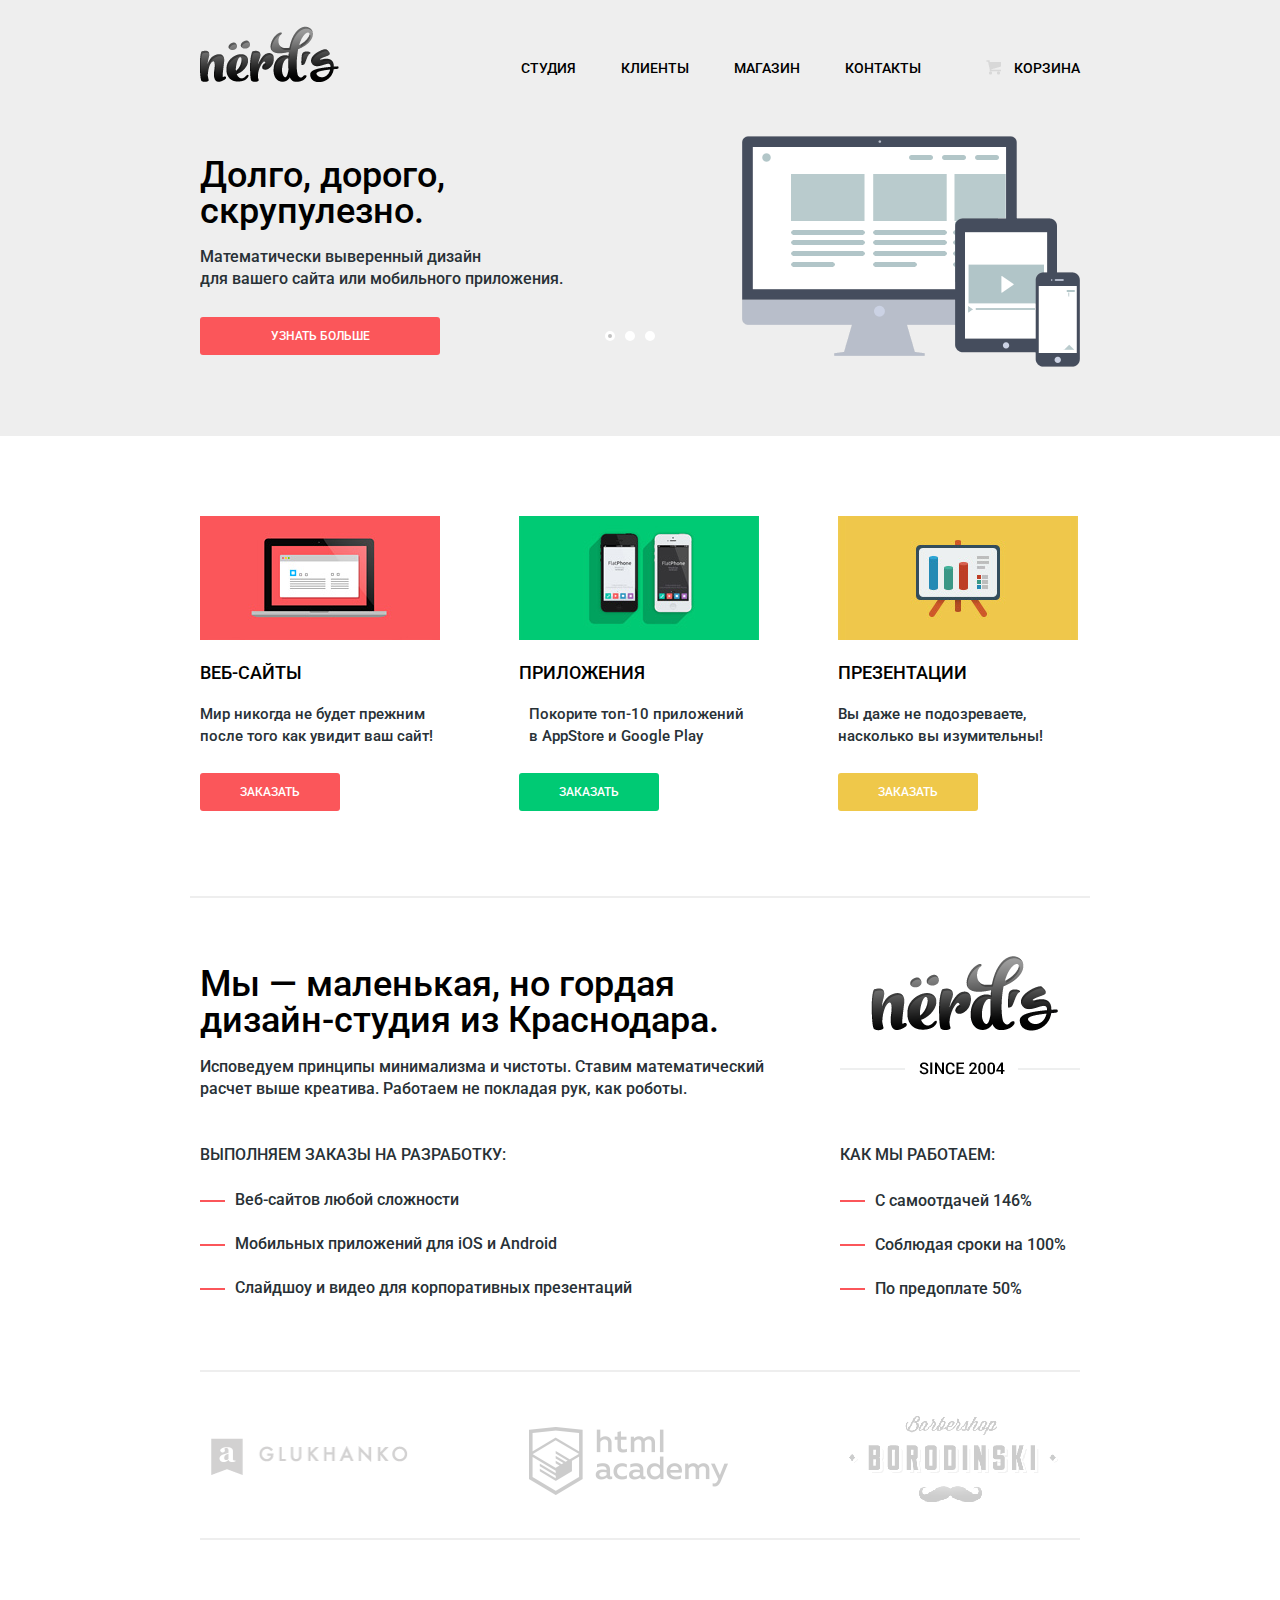
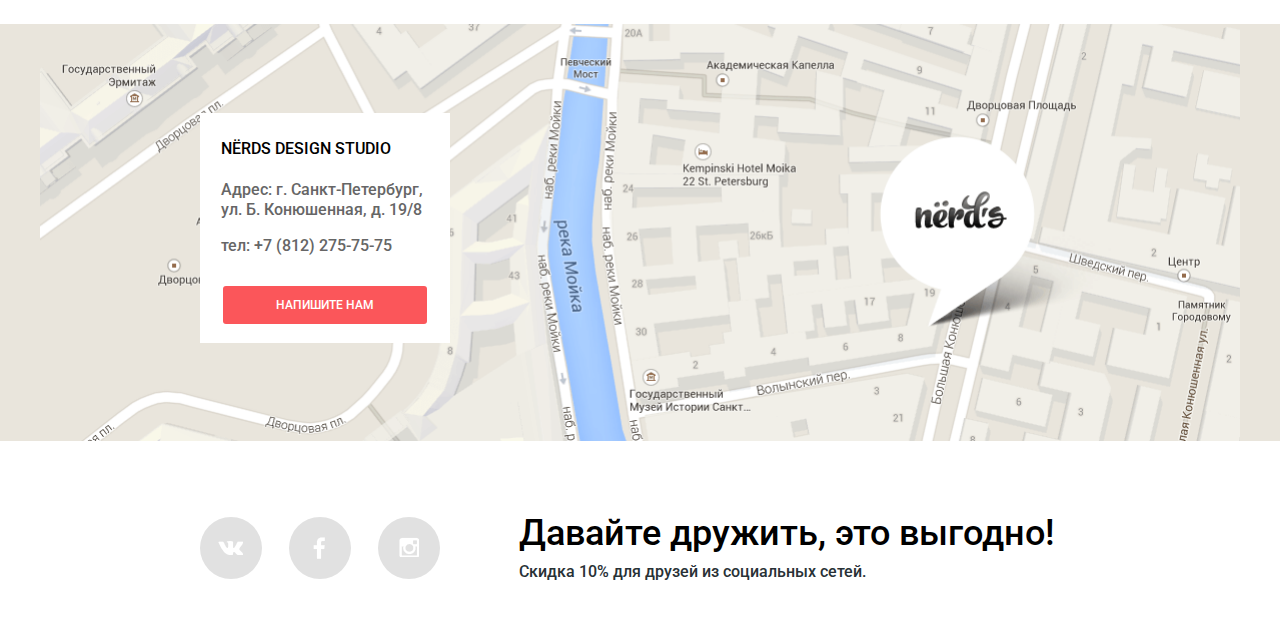
<file: index.html>
<!DOCTYPE html>
<html lang="ru">
  <head>
    <meta charset="utf-8">
    <title>Nerd's</title>
    <link href="https://fonts.googleapis.com/css?family=Roboto:500&subset=latin,cyrillic" rel="stylesheet" type="text/css">
    <link href="css/normalize.css" rel="stylesheet">
    <link href="css/style.css" rel="stylesheet">
  </head>
  <body>
    <header class="main-header">
      <div class="main-container">
        <div class="main-menu-line">
          <div class="logo">
            <img src="img/logo-header.png" alt="nerd's" width="139" height="56">
          </div>
          <nav class="main-navigation">
            <ul>
              <li>
                <a class="main-navigation-link" href="#">Студия</a>
              </li>
              <li>
                <a class="main-navigation-link" href="#">Клиенты</a>
              </li>
              <li>
                <a class="main-navigation-link" href="catalog.html">Магазин</a>
              </li>
              <li>
                <a class="main-navigation-link" href="#">Контакты</a>
              </li>
            </ul>
          </nav>
          <div class="user-block">
            <a class="cart" href="#">Корзина</a>
          </div>
        </div>
        <div class="slider">
          <div class="slide">
            <div class="slide-text">
              <p class="slide-header">Долго, дорого, скрупулезно.</p>
              <p class="slide-text-content">Математически выверенный дизайн<br>для вашего сайта или мобильного приложения.</p>
              <a class="slide-button" href="#">Узнать больше</a>
            </div>
          </div>
          <div class="slide">
            <div class="slide-text">
              <p class="slide-header-difference">Любите ли вы математику, как любим ее мы?</p>
              <p class="slide-text-content">Нашим дизайнерам мы удаляем нейроны, ответственные за креатив, чтобы дать им возможность все просчитать.</p>
              <a class="slide-button" href="#">Узнать больше</a>
            </div>
          </div>
          <div class="slide">
            <div class="slide-text">
              <p class="slide-header">Только наркотики, только хардкор!</p>
              <p class="slide-text-content">Все дизайнерские решения в нашей компании принимаются только под воздействием качественных галлюциногенов.</p>
              <a class="slide-button" href="#">Узнать больше</a>
            </div>
          </div>
          <div class="slider-control">
            <i class="active"></i>
            <i></i>
            <i></i>
          </div>
        </div>
      </div>
    </header>
    <main class="container">
      <div class="type-of-service">
        <article class="service service-web">
          <img src="img/service-1.jpg" alt="service-web" width="240" height="124">
          <h2 class="service-name">Веб-сайты</h2>
          <p>Мир никогда не будет прежним после того как увидит ваш сайт!</p>
          <a class="buy-btn" href="#">Заказать</a>
        </article>
        <article class="service service-application">
          <img src="img/service-2.jpg" alt="service-application" width="240" height="124">
          <h2 class="service-name">Приложения</h2>
          <p class="service-paragraph">Покорите топ-10 приложений в AppStore и Google Play</p>
          <a class="buy-btn" href="#">Заказать</a>
        </article>
        <article class="service service-presentation">
          <img src="img/service-3.jpg" alt="service-presentation" width="240" height="124">
          <h2 class="service-name">Презентации</h2>
          <p>Вы даже не подозреваете, насколько вы изумительны!</p>
          <a class="buy-btn" href="#">Заказать</a>
        </article>
      </div>
      <div class="about-us clearfix">
        <div class="column-left">
          <p class="about-us-header">Мы &mdash; маленькая, но гордая дизайн-студия из Краснодара.</p>
          <p class="about-us-text"> Исповедуем принципы минимализма и чистоты. Ставим математический расчет выше креатива. Работаем не покладая рук, как роботы.</p>
          <h2>Выполняем заказы на разработку:</h2>
          <ul>
            <li>Веб-сайтов любой сложности</li>
            <li>Мобильных приложений для iOS и Android</li>
            <li>Слайдшоу и видео для корпоративных презентаций</li>
          </ul>
        </div>
        <div class="column-right">
          <div class="about-us-logo">
            <img src="img/logo-since.png" alt="nerd's" width="240" height="119">
          </div>
          <h2>Как мы работаем:</h2>
          <ul>
            <li>С самоотдачей 146%</li>
            <li>Соблюдая сроки на 100%</li>
            <li>По предоплате 50%</li>
          </ul>
        </div>
      </div>
      <div class="our-partners">
        <a href="#">
          <img src="img/glukhanko-logo.png" alt="glukhanko-logo" width="197" height="37">
        </a>
        <a href="#">
          <img src="img/html-academy-logo.png" alt="html-academy-logo" width="199" height="68">
        </a>
        <a href="#">
          <img src="img/borodinsky-logo.png" alt="barbershop-borodinski" width="209" height="86">
        </a>
      </div>
    </main>
    <footer class="main-footer">
      <div class="map">
        <img src="img/map.png" alt="карта" width="1200" height="416">
        <div class="container">
          <div class="map-address">
            <p class="name">NЁRDS DESIGN STUDIO</p>
            <p>Адрес: г. Санкт-Петербург,<br>ул. Б. Конюшенная, д. 19/8</p>
            <p>тел: +7 (812) 275-75-75</p>
            <a class="btn" href="#">Напишите нам</a>
          </div>
        </div>
      </div>
      <div class="container-social">
        <div class="footer-social">
          <a class="social-btn social-btn-vk" href="#">В контакте</a>
          <a class="social-btn social-btn-fb" href="#">Фейсбук</a>
          <a class="social-btn social-btn-inst" href="#">Инстаграм</a>
        </div>
        <div class="social-slogan"> 
          <p class="slogan">Давайте дружить, это выгодно!</p>
          <p class="discount">Скидка 10% для друзей из социальных сетей.</p>
        </div>
      </div>
    </footer>
    <div class="modal-content">
      <button class="modal-content-close" type="button" title="Закрыть">Закрыть</button>
      <form class="login-form" action="https://echo.htmlacademy.ru" method="post">
        <div class="login">
          <label for="user">Ваше имя:</label>
          <input type="text" id="user" name="login" placeholder="Представьтесь,пожалуйста">
        </div>
        <div class="e-mail">
          <label for="e-mail">Ваш e-mail:</label>
          <input type="text" id="e-mail" name="e-mail" placeholder="Для отправки отчета">
        </div>
        <label>
           Текст письма:
           <textarea name="letter" rows="7">В свободной форме</textarea>
        </label>
        <button class="btn btn-send" type="submit">Отправить</button>
      </form>
    </div>
    <div class="modal-overlay"></div>
    <script src="js/script.js"></script>
  </body>
</html>
</file>
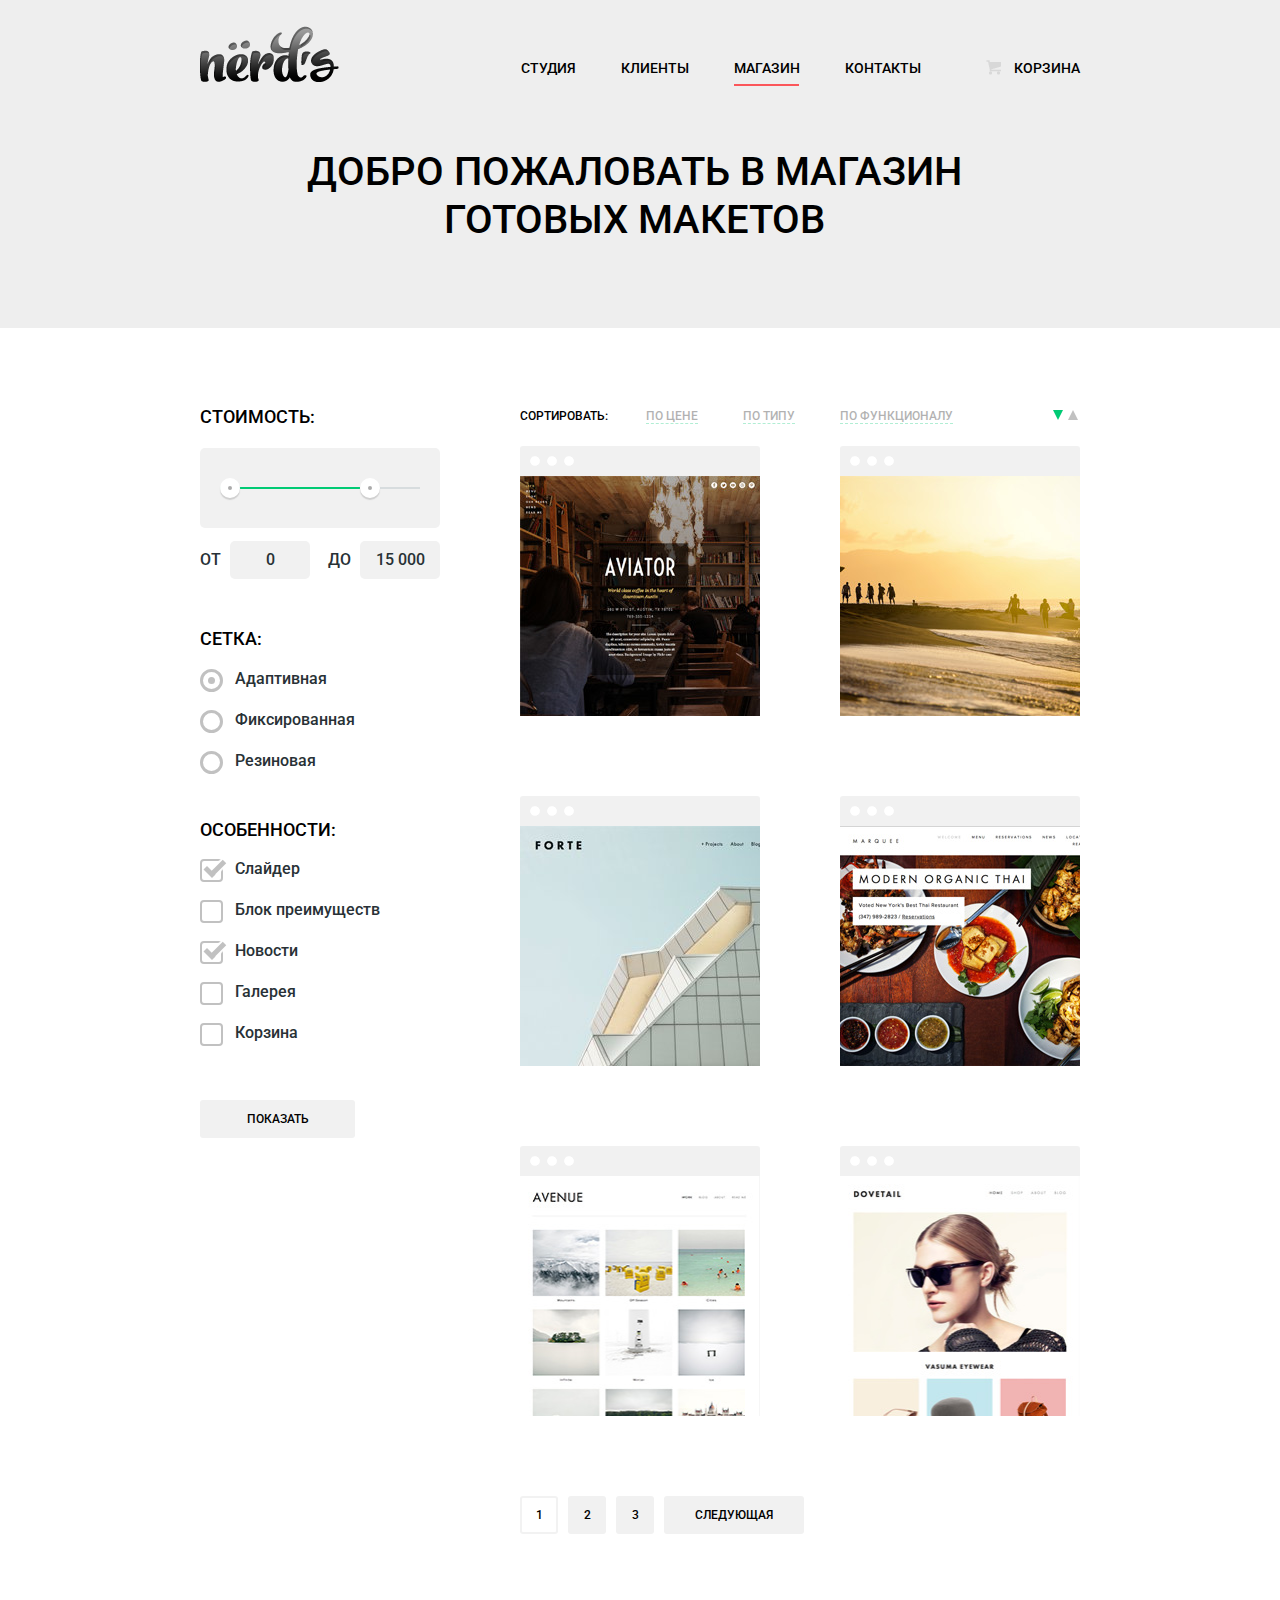
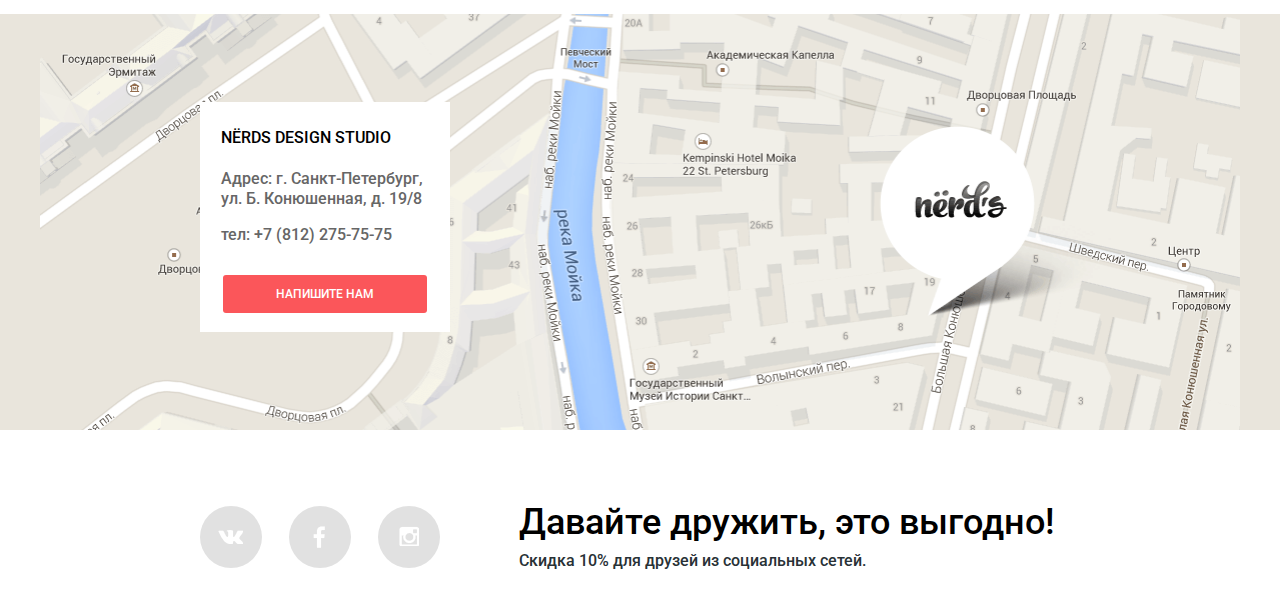
<file: catalog.html>
<!DOCTYPE html>
<html lang="ru">
  <head>
    <meta charset="utf-8">
    <title>Nerd's. Catalog</title>
    <link href="https://fonts.googleapis.com/css?family=Roboto:500&subset=latin,cyrillic" rel="stylesheet" type="text/css">
    <link href="css/normalize.css" rel="stylesheet">
    <link href="css/style.css" rel="stylesheet">
  </head>
  <body>
    <header class="main-header">
      <div class="main-container-catalog">
        <div class="main-menu-line">
          <div class="logo">
            <a href="index.html">
              <img src="img/logo-header.png" alt="nerd's" width="139" height="56">
            </a>
          </div> 
          <nav class="main-navigation">
            <ul>
              <li>
                <a class="main-navigation-link" href="#">Студия</a>
              </li>
              <li>
                <a class="main-navigation-link" href="#">Клиенты</a>
              </li>
              <li class="current">
                <span class="main-navigation-current">Магазин</span>
              </li>
              <li>
                <a class="main-navigation-link" href="#">Контакты</a>
              </li>
            </ul>
          </nav>
          <div class="user-block">
            <a class="cart" href="#">Корзина</a>
          </div>
        </div>
        <p>Добро пожаловать в магазин готовых макетов</p>
      </div>
    </header>
    <main class="container">
      <div class="catalog-content clearfix">
        <div class="left-column">
          <form>
            <fieldset class="range-filter">
              <legend>Стоимость:</legend>
                <div class="range-controls">
                  <div class="scale"><div style="width:70%;" class="bar"></div></div>
                  <div class="toggle min-toggle"></div>
                  <div class="toggle max-toggle"></div>
                </div>
                <div class="price-controls">
                  от <input class="min-price" type="text" value="0">
                  до <input class="max-price" type="text" value="15 000">
                </div>
            </fieldset>
            <fieldset class="grid">
              <legend>Сетка:</legend>
              <ul>
                <li>
                  <label class="login-radio">
                    <input type="radio" name="grid" value="1" checked>
                    <span class="radio-indikator"></span>
                    <span class="radio-name">Адаптивная</span>
                  </label>
                </li>
                <li>
                  <label class="login-radio">
                    <input type="radio" name="grid" value="2">
                    <span class="radio-indikator"></span>
                    <span class="radio-name">Фиксированная</span>
                  </label>
                </li>
                <li>
                  <label class="login-radio">
                    <input type="radio" name="grid" value="3">
                    <span class="radio-indikator"></span>
                    <span class="radio-name">Резиновая</span>
                  </label>
                </li>
              </ul>
            </fieldset>
            <fieldset class="features">
              <legend>Особенности:</legend>
              <ul>
                <li>
                  <label class="login-checkbox">
                    <input type="checkbox" checked>
                    <span class="checkbox-indikator"></span>
                    <span class="checkbox-name">Слайдер</span>
                  </label>
                </li>
                <li>
                  <label class="login-checkbox">
                    <input type="checkbox">
                    <span class="checkbox-indikator"></span>
                    <span class="checkbox-name">Блок преимуществ</span>
                  </label>
                </li>
                <li>
                  <label class="login-checkbox">
                    <input type="checkbox" checked>
                    <span class="checkbox-indikator"></span>
                    <span class="checkbox-name">Новости</span>
                  </label>
                </li>
                <li>
                  <label class="login-checkbox">
                    <input type="checkbox">
                    <span class="checkbox-indikator"></span>
                    <span class="checkbox-name">Галерея</span>
                  </label>
                </li>
                <li>
                  <label class="login-checkbox">
                    <input type="checkbox">
                    <span class="checkbox-indikator"></span>
                    <span class="checkbox-name">Корзина</span>
                  </label>
                </li>
              </ul>
              <button class="left-column-btn" type="submit">Показать</button> 
            </fieldset>
          </form>
        </div>
        <div class="goods-column">
          <div class="goods-sort">
            <div class="menu-sort">
              <p>Сортировать:</p>
              <ul>
                <li>
                  <a href="#">по цене</a><!--для активного состояния пункта меню, добавить для <а>  class="current" -->
                </li>
                <li>
                  <a href="#">по типу</a>
                </li>
                <li>
                  <a href="#">по функционалу</a>
                </li>
              </ul>
            </div>
            <div class="sort-control">
              <a class="sort-control-link sort-control-link-down sort-control-link-active" href="#" title="От меньшего к большему"><span>down</span></a>
              <a class="sort-control-link sort-control-link-up" href="#" title="От большего к меньшему"><span>up</span></a>
            </div>
          </div>
          <div class="goods">
            <ul>
              <li>
                <div class="catalog-item">
                  <img src="img/aviator.jpg" alt="aviator" width="240" height="240">
                  <div class="more-info-goods">
                    <h2><a href="#">Aviator</a></h2>
                    <p>Одностраничный макет с авторским дизайном</p>
                    <a class="btn" href="#">8000 Р.</a>
                  </div>
                </div>
              </li>
              <li>
                <div class="catalog-item">
                  <img src="img/sunset.jpg" alt="sunset" width="240" height="240">
                  <div class="more-info-goods">
                    <h2><a href="#">Sunset</a></h2>
                    <p class="difference-paragraph-1"> Интернет-магазин  с личным кабинетом</p>
                    <a class="btn" href="#">10000 Р.</a>
                  </div>
                </div>
              </li>
              <li>
                <div class="catalog-item">
                  <img src="img/forte.jpg" alt="forte" width="240" height="240">
                  <div class="more-info-goods">
                    <h2><a href="#">Forte</a></h2>
                    <p class="difference-paragraph-2">Отличный макет для личного блога</p>
                    <a class="btn" href="#">5000 Р.</a>
                  </div>
                </div>
              </li>
              <li>
                <div class="catalog-item">
                  <img src="img/modern-organik-thai.jpg" alt="modern organic Thai" width="240" height="240">
                  <div class="more-info-goods">
                    <h2 class="difference-title"><a href="#">Modern organic Thai</a></h2>
                    <p class="difference-paragraph-3">Сайт для ресторана быстрого питания</p>
                    <a class="btn" href="#">12000 Р.</a>
                  </div>
                </div>
              </li>
              <li>
                <div class="catalog-item">
                  <img src="img/avenue.jpg" alt="avenue" width="240" height="240">
                  <div class="more-info-goods">
                    <h2><a href="#">Avenue</a></h2>
                    <p class="difference-paragraph-4">Макет для блога о путешествиях</p>
                    <a class="btn" href="#">8000 Р.</a>
                  </div>
                </div>
              </li>
              <li>
                <div class="catalog-item">
                  <img src="img/dovetail.jpg" alt="dovetail" width="240" height="240">
                  <div class="more-info-goods">
                    <h2><a href="#">Dovetail</a></h2>
                    <p class="difference-paragraph-5">Интернет-магазин с галереей товаров</p>
                    <a class="btn" href="#">14000 Р.</a>
                  </div>
                </div>
              </li>
            </ul>
          </div>
          <div class="paginator">
            <a class="current" href="#">1</a>
            <a href="#">2</a>
            <a href="#">3</a>
            <a class="next" href="#">Следующая</a>
          </div>
        </div>
      </div>
    </main>
    <footer class="main-footer">
      <div class="map">
        <img src="img/map.png" alt="Карта" width="2100" height="416">
        <div class="container">
          <div class="map-address">
            <p class="name">NЁRDS DESIGN STUDIO</p>
            <p>Адрес: г. Санкт-Петербург,<br>ул. Б. Конюшенная, д. 19/8</p>
            <p>тел: +7 (812) 275-75-75</p>
            <a class="btn" href="#">Напишите нам</a>
          </div>
        </div>
      </div>
      <div class="container-social">
        <div class="footer-social">
          <a class="social-btn social-btn-vk" href="#">В контакте</a>
          <a class="social-btn social-btn-fb" href="#">Фейсбук</a>
          <a class="social-btn social-btn-inst" href="#">Инстаграм</a>
        </div>
        <div class="social-slogan"> 
          <p class="slogan">Давайте дружить, это выгодно!</p>
          <p class="discount">Скидка 10% для друзей из социальных сетей.</p>
        </div>
      </div>
    </footer>
    <div class="modal-content">
      <button class="modal-content-close" type="button" title="Закрыть">Закрыть</button>
      <form class="login-form" action="https://echo.htmlacademy.ru" method="post">
        <div class="login">
          <label for="user">Ваше имя:</label>
          <input type="text" id="user" name="login" placeholder="Представьтесь,пожалуйста">
        </div>
        <div class="e-mail">
          <label for="e-mail">Ваш e-mail:</label>
          <input type="text" id="e-mail" name="e-mail" placeholder="Для отправки отчета">
        </div>
        <label>
           Текст письма:
           <textarea name="letter" rows="7">В свободной форме</textarea>
        </label>
        <button class="btn btn-send" type="submit">Отправить</button>
      </form>
    </div>
    <div class="modal-overlay"></div>
    <script src="js/script.js"></script>
  </body>
</html>
</file>
<file: css/style.css>
body {
  min-width: 900px;
  margin: 0;
  padding: 0;

  font-size: 16px;
  line-height: 22px;
  font-weight: normal;
  font-family: "Roboto", "Tahoma", sans-serif;

  color: #000000;
}

.clearfix::after {
  content: "";

  display: table;
  clear: both;
}

/* ============================================================================
main-header
 ============================================================================ */

.main-header {
  color: #000000;
  background: #eeeeee;
}

.main-container {
  width: 880px;
  margin: 0 auto;
  padding: 0 10px;
}

.logo {
  float: left;
  width: 139px;
  height: 56px;
  margin-top: 26px;
  margin-right: 10px;
}

.main-navigation {
  float: left;
  width: 600px;
}

.main-navigation ul {
  margin: 0;
  padding: 0;
  padding-left: 152px;

  font-size: 0;
  list-style: none;
}

.main-navigation li {
  display: inline-block;

  font-size: 14px;
  line-height: 36px;
  font-weight: 500;
  vertical-align: top;

  color: #000000;
}

.main-navigation-link,
.main-navigation-current {
  display: block;
  padding-top: 50px;
  padding-right: 25px;
  padding-left: 20px;

  text-transform: uppercase;
  text-decoration: none;

  color: #000000;
}

.main-navigation-link:hover {
  color: #fb565a;
}

.main-navigation-link:active {
  color: #ababab;
  opacity: 0.4;
}

.main-navigation .current {
  position: relative;
}

.main-navigation .current::after {
  content: "";

  position: absolute;
  right: 26px;
  bottom: 0;
  left: 20px;

  height: 2px;

  background-color: #fb565a;
}

.user-block {
  float: right;
  max-width: 100px;
}

.cart {
  position: relative;

  display: inline-block;
  padding-top: 53px;
  padding-bottom: 45px;
  padding-left: 28px;

  font-size: 14px;
  line-height: 30px;
  font-weight: 500;
  text-transform: uppercase;
  vertical-align: top;
  text-decoration: none;

  color: #000000;
}

.user-block a:hover {
  color: #fb565a;
}

.user-block a:active {
  color: #ababab;
  opacity: 0.4;
}

.cart::before {
  content: "";

  position: absolute;
  top: 60px;
  left: 0px;

  display: block;
  width: 15px;
  height: 15px;

  background: url("../img/cart.png") no-repeat;
  background-position: 0 0;
  opacity: 0.3;
}

/* ============================================================================
INDEX
 ============================================================================ */
 
/* слайдер */

 .slider {
  position: relative;

  width: 880px;
  min-height: 308px;
  margin: 0 auto;

  overflow: hidden;
  clear: both;
}

.slide {
  position: absolute;
  top: 0;
  left: 0;

  width: 100%;
  height: 310px;

  overflow: hidden;
}

.slide-text .slide-header {
  width: 430px;
  margin-top: 29px;

  font-size: 36px;
  line-height: 36px;
  font-weight: 500;

  color: #000000;
}

.slide-text .slide-header-difference {
  width: 470px;
  margin-top: 29px;

  font-size: 36px;
  line-height: 36px;
  font-weight: 500;

  color: #000000;
}

.slide-text .slide-text-content {
  width: 464px;
  margin-top: -19px;

  font-size: 16px;
  line-height: 22px;
  font-weight: 500;

  color: #283136;
}

.slide-button {
  display: block;
  margin-top: 27px;
  padding: 10px 0;
  width: 240px;

  font-size: 12px;
  line-height: 18px;
  font-weight: 500;
  text-transform: uppercase;
  text-align: center;
  text-decoration: none;

  color: #ffffff;
  background: #fb565a;
  border-radius: 3px;
}

/* переключатель слайдов */

.slider-control {
  position: absolute;
  bottom: 95px;
  left: 50%;
  z-index: 1000;

  width: 200px;
  height: 10px;
  margin-left: -110px;

  text-align: center;
}

.slider-control i {
  display: inline-block;
  width: 4px;
  height: 4px;
  margin: 0 3px;

  vertical-align: top;

  background: #ffffff;
  border: 3px solid #ffffff;
  border-radius: 50%;

  cursor: pointer;
}

.slider-control .active {
  background: #c1c1c1;
}

/* изображения слайдера */

.slide {
  display: none;
}

.slide:nth-child(1) {
  display: block;
}

.slide:nth-child(1) {
  background-image: url("../img/slider-1.png");
  background-repeat: no-repeat;
  background-position: 100% 8px;
  background-color: #eeeeee;
}

.slide:nth-child(2) {
  background-image: url("../img/slider-2.png");
  background-repeat: no-repeat;
  background-position: 98% 10px;
  background-color: #eeeeee;
}

.slide:nth-child(3) {
  background-image: url("../img/slider-3.png");
  background-repeat: no-repeat;
  background-position: 100% 0;
  background-color: #eeeeee;
}

/* ============================================================================
Index main-content
 ============================================================================ */

.type-of-service {
  width: 880px;
  min-height: 460px;
  margin: 0 auto;
  padding: 0 10px;
}

.type-of-service .service {
  float: left;
  width: 240px;
  min-height: 300px;
  margin-right: 79px;
  margin-top: 80px;
}

.type-of-service .service:nth-child(3) {
  margin-right: 0;  
}

.service {
  background: #ffffff;
}

.service img{
  margin-bottom: -3px;
}

.service-name {
  font-size: 18px;
  line-height: 30px;
  font-weight: 500;
  text-transform: uppercase;

  color: #000000;
}

.service p {
  font-size: 15px;
  line-height: 22px;
  font-weight: 500;

  color: #283136;
}

.service .service-paragraph {
  padding: 0 10px;
}

.service .buy-btn {
  display: block;
  width: 140px;
  margin-top: 26px;
  padding: 10px 0;

  font-size: 12px;
  line-height: 18px;
  font-weight: 500;
  text-transform: uppercase;
  text-align: center;
  text-decoration: none;

  color: #ffffff;
  border-radius: 3px;
}

.service-web .buy-btn {
  background: #fb565a;
}

.service-application .buy-btn {
  background: #00ca74;
}

.service-presentation .buy-btn {
  background: #efc84a;
}

.service-web .buy-btn:hover {
  background: #d6494d; 
}

.service-web .buy-btn:active {
  background: #b63538;
  box-shadow: inset 0 3px 0 0 #9b2d30;
}

.service-application .buy-btn:hover {
  background: #01a25e; 
}

.service-application .buy-btn:active {
  background: #009053;
  box-shadow: inset 0 3px 0 0 #007b47;
}

.service-presentation .buy-btn:hover {
  background: #d6ae2c; 
}

.service-presentation .buy-btn:active {
  background: #c09b24;
  box-shadow: inset 0 3px 0 0 #a3841f;
}

/* о нас */

.about-us {
  width: 880px;
  margin: 0 auto;
  padding: 0 10px;

  border-top: 2px solid #eeeeee;
}

.about-us  ul {
  margin: 0;
  padding: 0;

  font-size: 0;

  list-style: none;
}

.about-us li {
  display: block;
  padding-top: 12px;
  padding-bottom: 14px;

  font-size: 16px;
  line-height: 18px;
  font-weight: 500;
  font-family: "Roboto", "Tahoma", sans-serif;
  vertical-align: top;

  color: #283136;
}

.about-us li::before {
  content: "";

  position: relative;

  display: inline-block;
  width: 25px;
  height: 2px;
  margin-right: 10px;

  vertical-align: middle;

  background: #fb565a;
}

/* левая колонка */

.column-left {
  float: left;
  width: 575px;
  margin-bottom: 59px;
  padding-top: 32px;
}

.column-left .about-us-header {
  margin-bottom: 37px;

  font-size: 36px;
  line-height: 36px;
  font-weight: 500;
  font-family: "Roboto", "Tahoma", sans-serif;

  color: #000000;
}

.column-left .about-us-text {
  margin-top: -19px;

  font-size: 16px;
  line-height: 22px;
  font-weight: 500;
  font-family: "Roboto", "Tahoma", sans-serif;

  color: #283136;
}

.column-left h2 {
  padding-top: 28px;

  font-size: 16px;
  line-height: 22px;
  font-weight: 500;
  font-family: "Roboto", "Tahoma", sans-serif;
  text-transform: uppercase;

  color: #283136;
}

/* правая колонка */

.column-right {
  float: right;
  width: 240px;
  padding-top: 58px;
}

.column-right .about-us-logo {
  padding-left: 0;
}

.column-right h2 {
  padding-top: 50px;

  font-size: 16px;
  line-height: 22px;
  font-weight: 500;
  font-family: "Roboto", "Tahoma", sans-serif;
  text-transform: uppercase;

  color: #283136;
}

/* партнеры */

.our-partners {
  width: 860px;
  height: 166px;
  margin: 0 auto;
  margin-bottom: 84px;
  padding: 0 10px;

  border-top: 2px solid #eeeeee;
  border-bottom: 2px solid #eeeeee;
}

.our-partners a {
  float: left;
}

.our-partners a:nth-child(1) {
  padding-top: 66px;
  padding-right: 121px;
  padding-bottom: 5px;
  padding-left: 1px;
}

.our-partners a:nth-child(2) {
  padding-top: 55px;
  padding-right: 121px;
}

.our-partners a:nth-child(3) {
  padding-top: 44px;
  padding-right: 0;
}

/* ============================================================================
CATALOG
 ============================================================================ */
 
/* catalog main header*/

.main-container-catalog {
  width: 880px;
  height: 328px;
  margin: 0 auto;
  padding: 0 10px;
}

.main-container-catalog p {
  padding-top: 148px;
  padding-right: 27px;
  padding-left: 15px;
  margin: 0;

  font-size: 40px;
  line-height: 48px;
  font-weight: 500;
  text-transform: uppercase;
  text-align: center;

  color: #000000;
}

/* ============================================================================
main content
 ============================================================================ */

.catalog-content {
  width: 880px;
  margin: 0 auto;
  padding: 0 10px;
}

/* ============================================================================
Левая колонка
 ============================================================================ */

.left-column {
  float: left;
  width: 240px;
  margin-top: 74px;
}

/* Фильтр-стоимости */
 
.range-filter {
  width: 240px;
}

.range-filter legend {
  padding-top: 0;
  padding-bottom: 16px;

  font-size: 18px;
  line-height: 30px;
  font-weight: 500;
  text-transform: uppercase;

  color: #000000;
}

.range-controls {
  position: relative;

  height: 80px;
  margin-bottom: 13px;
  padding: 0 20px;

  background: #f1f1f1;
  border-radius: 5px;

  overflow: hidden;
}

.range-controls .scale {
  height: 2px;
  margin-top: 39px;

  background: #d7dcde;
}

.range-controls .bar {
  height: 2px;

  background: #00ca74;
}

.range-controls .toggle {
  position: absolute;
  top: 30px;
  left: 20px;

  width: 4px;
  height: 4px;

  background: #ababab;
  border: 8px solid #ffffff;
  border-radius: 50%;
  box-shadow: 0 2px 1px 0 #cfcfcf;

  cursor: pointer;
}

.range-controls .max-toggle {
  left: 160px;
}

.price-controls input {
  width: 60px;
  margin-left: 5px;
  padding: 8px 10px;

  font-size: 16px;
  line-height: 22px;
  font-weight: 500;
  font-family: "Roboto", "Tahoma", sans-serif;
  text-align: center;
  text-transform: uppercase;

  color: #283136;
  background: #f1f1f1;
  border: none;
  border-radius: 5px;
}

.price-controls .min-price {
  margin-right: 14px;
}

.price-controls {
  font-size: 16px;
  line-height: 22px;
  font-weight: 500;
  text-transform: uppercase;

  color: #283136;

  white-space: nowrap;
}

 /* Списки с чекбоксами */
 
 .left-column legend {
  font-size: 18px;
  line-height: 30px;
  font-weight: 500;
  text-transform: uppercase;

  color: #000000;
}

fieldset {
  margin: 0;
  padding: 0;

  border: none;
}

.grid legend {
  padding-top: 45px;
  padding-bottom: 15px;
}

.features legend {
  padding-top: 23px;
  padding-bottom: 14px;
}

.left-column ul {
  margin: 0;
  padding: 0;

  font-size: 0;
}

.left-column li {
  display: inline-block;

  padding-right: 45px;

  vertical-align: top;
}

.left-column label {
  float: left;
  padding-bottom: 21px;

  font-size: 16px;
  line-height: 20px;
  font-weight: 500;

  color: #283136;
}

.left-column label span {
  margin-left: 18px;
}

.checkbox-name {
  display: block;

  padding-left: 17px;
}

.radio-name {
  display: block;

  padding-left: 17px;
}

.login-checkbox input[type="checkbox"] {
  display: none;
}

.login-radio input[type="radio"] {
  display: none;
}

.login-radio {
  position: relative;

  cursor: pointer;
}

.login-checkbox {
  position: relative;

  cursor: pointer;
}

.login-radio input[type="radio"] +
.radio-indikator {
  position: absolute;
  top: 0px;
  left: -18px;

  width: 17px;
  height: 17px;

  border: 3px solid #c1c1c1;
  border-radius: 50%;
}

.login-radio input[type="radio"]:checked + 
.radio-indikator::before {
  content: "";

  position: absolute;
  top: 5px;
  left: 5px;

  width: 7px;
  height: 7px;

  background-color: #c1c1c1;
  border-radius: 50%;
}

.login-checkbox input[type="checkbox"] + 
.checkbox-indikator {
  position: absolute;
  top: 0px;
  left: -18px;

  width: 19px;
  height: 19px;

  border: 2px solid #c1c1c1;
  border-radius: 4px;
}

.login-checkbox input[type="checkbox"]:checked + 
.checkbox-indikator::after {
  content: "";

  position: absolute;
  top: 5px;
  left: 5px;

  width: 5px;
  height: 12px;

  background-color: #c1c1c1;

  transform: rotate(-45deg);
}

.login-checkbox input[type="checkbox"]:checked + 
.checkbox-indikator::before{
  content: "";

  position: absolute;
  top: -2px;
  left: 14px;

  width: 5px;
  height: 17px;
  
  background-color: #c1c1c1;
  box-shadow: 0 0 1px 2px #ffffff;

  transform: rotate(45deg);
}

.left-column-btn {
  display: block;
  width: 155px;
  margin-top: 36px;
  padding: 10px 0;

  font-size: 12px;
  line-height: 18px;
  font-weight: 500;
  text-transform: uppercase;
  text-align: center;
  text-decoration: none;

  color: #000000;
  background: #f1f1f1;
  border: none;
  border-radius: 3px;
}

.left-column-btn:hover {
  background: #e5e5e5;
}

.left-column-btn:active {
  background: #d5d5d5;
  box-shadow: inset 0 3px 0 0 #b5b5b5;
}

/* ============================================================================
Правая колонка с товарами
 ============================================================================ */

.goods-column {
  float: right;
  width: 560px;
  margin-top: 79px;
  margin-bottom: 80px;
}

/* меню сортировщика*/

.goods-sort {
  width: 560px;
  margin: 0;
  padding: 0;

  min-height: 39px;
}

.menu-sort {
  float: left;
  width: 480px;
  margin-right: 2px;
}

.menu-sort p {
  float: left;
  margin-top: 0;
  margin-right: 38px;

  font-size: 12px;
  line-height: 18px;
  font-weight: 500;
  text-transform: uppercase;

  color: #000000;
}

.menu-sort ul {
  margin: 0;
  padding: 0;

  font-size: 0;
}

.menu-sort li {
  display: inline-block;
  padding-right: 45px;

  vertical-align: top;
}

.menu-sort a {
  font-size: 12px;
  line-height: 18px;
  font-weight: 500;
  text-transform: uppercase;
  text-decoration: none;

  color: #000000;
  border-bottom: 1px dashed #00ca74;
  opacity: 0.3;
}

.menu-sort .current {  /* активное состояние пункта меню */
  font-size: 12px;
  line-height: 18px;
  font-weight: 500;

  color: #000000;
  border-bottom: none;
  opacity: 1;
}

.menu-sort a:hover {
  color: #000000;
  border-bottom: 1px solid #00ca74;
  opacity: 1;
}

.menu-sort a:active {
  color: #000000;
  border-bottom: none;
}

/* треугольники */

.sort-control {
  float: right;
  width: 27px;
  padding-top: 0;
}

.sort-control-link {
  position: relative;

  display: inline-block;
  width: 11px;
  height: 10px;
  padding-top: 3px;

  font-size: 0;
  vertical-align: top;
}

.sort-control-link::before { 
  content: "";

  position: absolute;

  display: block;
  width: 0;
  height: 0;
}

.sort-control-link-down::before {
  border-top: 10px solid #c1c1c1;
  border-left: 5px solid transparent;
  border-right: 5px solid transparent;
}

.sort-control-link-up::before { 
  border-bottom: 10px solid #c1c1c1; 
  border-left: 5px solid transparent; 
  border-right: 5px solid transparent; 
}

.sort-control-link:hover::before { 
  border-color: #b5b5b5; 
  border-left-color: transparent; 
  border-right-color: transparent; 
}

.sort-control-link:active::before { 
  border-color: #000000; 
  border-left-color: transparent; 
  border-right-color: transparent; 
}

.sort-control-link-active::before { 
  border-color: #00ca74; 
  border-left-color: transparent; 
  border-right-color: transparent; 
}

/* список товаров-макетов */

.goods ul {
  margin: 0;
  padding: 0;

  font-size: 0;
}

.goods li {
  display: inline-block;
  margin-bottom: 80px;
  padding-right: 80px;

  vertical-align: top;
}

.goods li:nth-child(2n) {
  padding-right: 0;
}

.catalog-item {
  position: relative;

  width: 240px;
  height: 270px;

  background: url("../img/3dots.png");
  background-repeat: no-repeat;
  background-position: 10px 10px;
  background-color: #f1f1f1;
  border-radius: 3px;
}

.catalog-item img {
  position: absolute;
  top: 30px;

  width: 240px;
  height: 240px;
}

.catalog-item:hover {
  background-color: #797979;
  border-radius: 3px;
}

.catalog-item:hover .more-info-goods {
  display: block;
}

.more-info-goods {
  display: none;

  position: absolute;
  top: 50px;
  left: 20px;

  width: 200px;
  height: 200px;
  margin: 0 auto;

  background: #ffffff;
}

.more-info-goods a {
  text-decoration: none;

  color: #000000;
}

.more-info-goods h2 {
  margin-top: 35px;
  padding-right: 5px;
  padding-left: 5px;

  font-size: 18px;
  line-height: 8,56px;
  font-weight: 500;
  text-transform: uppercase;
  text-align: center;

  color: #000000;
}

.more-info-goods p {
  margin-right: 19px;
  margin-left: 19px;

  font-size: 14px;
  line-height: 18px;
  font-weight: 500;
  text-align: center;

  color: #283136;
}

.more-info-goods .difference-title {
  margin-bottom: -7px;
}

.more-info-goods .difference-paragraph-1 {
  padding-right: 11px;
  padding-left: 11px;
}

.more-info-goods .difference-paragraph-2 {
  padding-right: 15px;
  padding-left: 15px;
}

.more-info-goods .difference-paragraph-3 {
  margin-bottom: -11px;
}

.more-info-goods .difference-paragraph-4 {
  padding-right: 20px;
  padding-left: 20px;
}

.more-info-goods .difference-paragraph-5 {
  padding-right: 15px;
  padding-left: 15px;
}

.more-info-goods .btn {
  width: 140px;
  margin-top: 22px;
  margin-left: 30px;
  padding: 15px 0;

  font-size: 18px;
  line-height: 8.56px;
  font-weight: 500;
  text-transform: uppercase;
  text-align: center;

  color: #ffffff;
}

.more-info-goods .btn:hover {
  background: #d6494d;
}

.more-info-goods .btn:active {
  background: #b63538;
  box-shadow: inset 0 3px 0 0 #9b2d30;
}

/* Кнопки переключения страниц */

.goods li:nth-child(5) {
  margin-bottom: 80px;
}

.goods li:nth-child(6) {
  margin-bottom: 80px;
}

.paginator a,
.paginator span {
  display: inline-block;
  min-width: 18px;
  height: 38px;
  margin-right: 6px;
  padding: 0 10px;

  font-size: 12px;
  line-height: 38px;
  font-weight: 500;
  text-decoration: none;
  text-align: center;
  vertical-align: top;

  color: #000000;
  background: #f1f1f1;
  border-radius: 3px;
}

.paginator .next {
  width: 80px;
  padding: 0 30px;

  text-transform: uppercase;
}

.paginator .current {
  background: #ffffff;
  box-shadow: inset 0 0 0 2px #f2f2f2;
}

.paginator .current:hover {
  background: #ffffff;
  box-shadow: inset 0 0 0 2px #f2f2f2;
}

.paginator a:hover {
  background: #e5e5e5;
}

.paginator a:active {
  background: #d5d5d5;
  box-shadow: inset 0 3px 0 0 #b5b5b5;
}

/* ============================================================================
Футер
 ============================================================================ */

.map {
  position: relative;

  margin: 0 auto;

  background: #e9e5dc;
}

.map img {
  display: block;
  width: 100%;
  max-width: 1200px;
  height: auto;
  margin: 0 auto;
}

.map .container {
  position: relative;

  width: 880px;
  margin: 0 auto;
}

.map-address {
  position: absolute;
  top: -328px;

  width: 250px;
  min-height: 225px;
  padding-top: 5px;

  background: #ffffff;
}

.map-address .name {
  margin-left: 21px;
  
  font-size: 16px;
  line-height: 30px;
  font-weight: 500;
  text-transform: uppercase;

  color: #000000;
}

.map-address p {
  margin-left: 21px;

  font-size: 16px;
  line-height: 20px;
  font-weight: 500;

  color: #666666;
}

.btn {
  display: block;
  width: 204px;
  margin-top: 30px;
  margin-right: 23px;
  margin-left: 23px;
  padding: 10px 0;

  font-size: 12px;
  line-height: 18px;
  font-weight: 500;
  text-transform: uppercase;
  text-align: center;
  text-decoration: none;

  color: #ffffff;
  background: #fb565a;
  border: none;
  border-radius: 3px;
}

/* Нижний футер*/

.container-social {
  width: 880px;
  min-height: 100px;
  margin: 0 auto;
  margin-top: 76px;
  padding: 0 10px;
}

.footer-social {
  float: left;
  width: 275px;
}

/* Социальные кнопки */

.social-btn {
  position: relative;

  display: inline-block;
  width: 62px;
  height: 62px;
  margin-right: 23px;

  font-size: 0;
  text-align: center;
  vertical-align: top;
  text-decoration: none;

  color: #ffffff;
  background-color: #e1e1e1;
  border: none;
  border-radius: 50%;
}

.social-btn-vk::before {
  content: "";

  position: absolute;
  top: 24px;
  left: 18px;

  display: block;
  width: 25px;
  height: 14px;

  background: url("../img/vk.png") no-repeat;
  background-position: 0 0;
}

.social-btn-fb::before {
  content: "";

  position: absolute;
  top: 20px;
  left: 24px;

  display: block;
  width: 12px;
  height: 22px;

  background: url("../img/fb.png") no-repeat;
  background-position: 0 0;
}

.social-btn-inst::before {
  content: "";

  position: absolute;
  top: 20px;
  left: 21px;

  display: block;
  width: 20px;
  height: 20px;

  background: url("../img/inst.png") no-repeat;
  background-position: 0 0;
}

.social-btn:hover {
  background: #fb565a;
}

.social-btn:active {
  background: #d6494d;
  box-shadow: inset 0 3px 0 0 #b63e42;
}

/* Слоган */

.social-slogan {
  float: left;
  max-width: 550px;
  margin-left: 44px;
}

.social-slogan .slogan {
  margin-top: -2px;

  font-size: 36px;
  line-height: 36px;
  font-weight: 500;

  color: #000000;
}

.social-slogan .discount {
  margin-top: -26px;


  font-size: 16px;
  line-height: 22px;
  font-weight: 500;

  color: #283136;
}

/* ============================================================================
Всплывающая форма
 ============================================================================ */

.modal-content {
  display: none;

  position: fixed;
  top: 100px;
  left: 50%;
  z-index: 20;

  width: 460px;
  margin-left: -325px;
  padding-top: 37px;
  padding-right: 90px;
  padding-left: 80px;

  color: #000000;
  background: #ffffff;
  box-shadow: 0 20px 40px rgba(0, 0, 0, 0.75);
}
.modal-content-show {
  display: block;
}

/* кнопка ЗАКРЫТЬ */

.modal-content-close {
  position: absolute;
  top: 6px;
  right: 7px;

  width: 41px;
  height: 41px;

  font-size: 0;

  background: red;
  border: 0;
  border-radius: 20px;
  outline: 0;

  cursor: pointer;
}

/* Значек-крестик */

.modal-content-close::before,
.modal-content-close::after {
  content: "";

  position: absolute;
  top: 18px;
  right: 7px;

  width: 25px;
  height: 5px;

  background-color: #ffffff;
  border-radius: 1px;
}

.modal-content-close::before {
  transform: rotate(45deg);
}

.modal-content-close::after {
  transform: rotate(-45deg);
}

/* Блок полей форм */

.modal-content .login-form {
  margin-bottom: 10px;
}

.login-form label {
  display: block;
  margin-bottom: 11px;
  padding-top: 15px;

  font-size: 16px;
  line-height: 18px;
  font-weight: 500;
  font-family: "Roboto", "Tahoma", sans-serif;

  color: #000000;
}

.login-form input[type="text"] {
  width: 187px;
  margin: 0;
  margin-bottom: 5px;
  padding: 9px 14px;

  font-size: 12px;
  line-height: 18px;
  font-weight: 500;
  font-family: "Roboto", "Tahoma", sans-serif;
  text-transform: uppercase;

  color: #000000;
  border: 2px solid #d7dcde;
  outline: none;
}

.login-form input:hover {
  border-color: #a2a9ac;
}

.login-form input:focus {
  border-color: #56bffb;
}

.login-form .login {
  display: inline-block;
  margin-right: 17px;

  vertical-align: top;
}

.login-form .e-mail {
  display: inline-block;

  vertical-align: top;
}

.login-form textarea {
  width: 428px;
  margin-bottom: 41px;
  margin-top: 13px;
  padding: 7px 14px;

  font-size: 12px;
  line-height: 18px;
  font-weight: 500;
  font-family: "Roboto", "Tahoma", sans-serif;
  text-transform: uppercase;

  color: #000000;
  border: 2px solid #d7dcde;
  outline: none;
}

.btn-send {
  width: 460px;
  margin: 0;
  margin-bottom: 49px;
}

/* Оверлей */
.modal-overlay {
  display: none; /* отключено */

  position: fixed;
  top: 0;
  left: 0;
  z-index: 10;

  width: 100%;
  height: 100%;

  background: rgba(0, 0, 0, 0.5);
}
</file>
